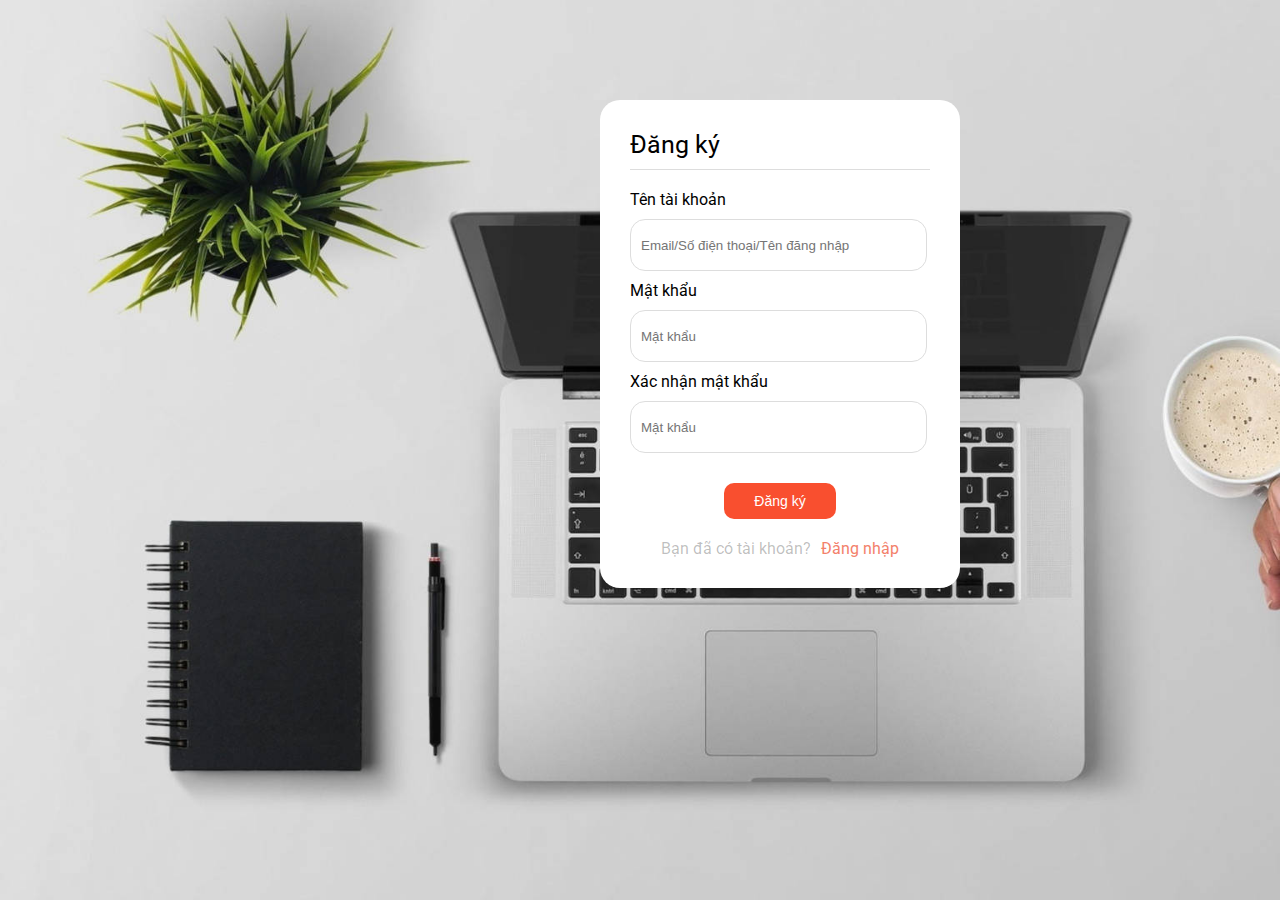
<file: dangky.html>
<!DOCTYPE html>
<html lang="en">

<head>
    <meta charset="UTF-8">
    <meta name="viewport" content="width=device-width, initial-scale=1.0">
    <title>Document</title>
    <link rel="stylesheet" href="assets/css/dangKy.css">
    <link rel="stylesheet" href="assets/css/base.css">
</head>

<body>
    <div class="inner-main">
        <div class="container">
            <div class="inner-wrap">
                <div class="inner-form">
                    <span class="inner-title">Đăng ký</span>
                    <form onsubmit="dangKy()" action="" class="form-1">
                        <label for="userName">Tên tài khoản</label> <br>
                        <input type="text" id="userName" name="userName" placeholder="Email/Số điện thoại/Tên đăng nhập"> <br>
                        <label for="pass1">Mật khẩu</label> <br>
                        <input type="password" id="pass1" name="pass1" placeholder="Mật khẩu"> <br>
                        <label for="pass2">Xác nhận mật khẩu</label> <br>
                        <input type="password" id="pass2" name="pass2" placeholder="Mật khẩu"> <br>
                        <div class="button">
                            <input class="bt1" type="submit" value="Đăng ký">
                        </div>
                    </form>
                    <p>Bạn đã có tài khoản?<a href="dangNhap.html">Đăng nhập</a></p> 
                </div>
            </div>
        </div>
    </div>
    <script src="assets/js/slide.js"></script>
</body>

</html>
</file>
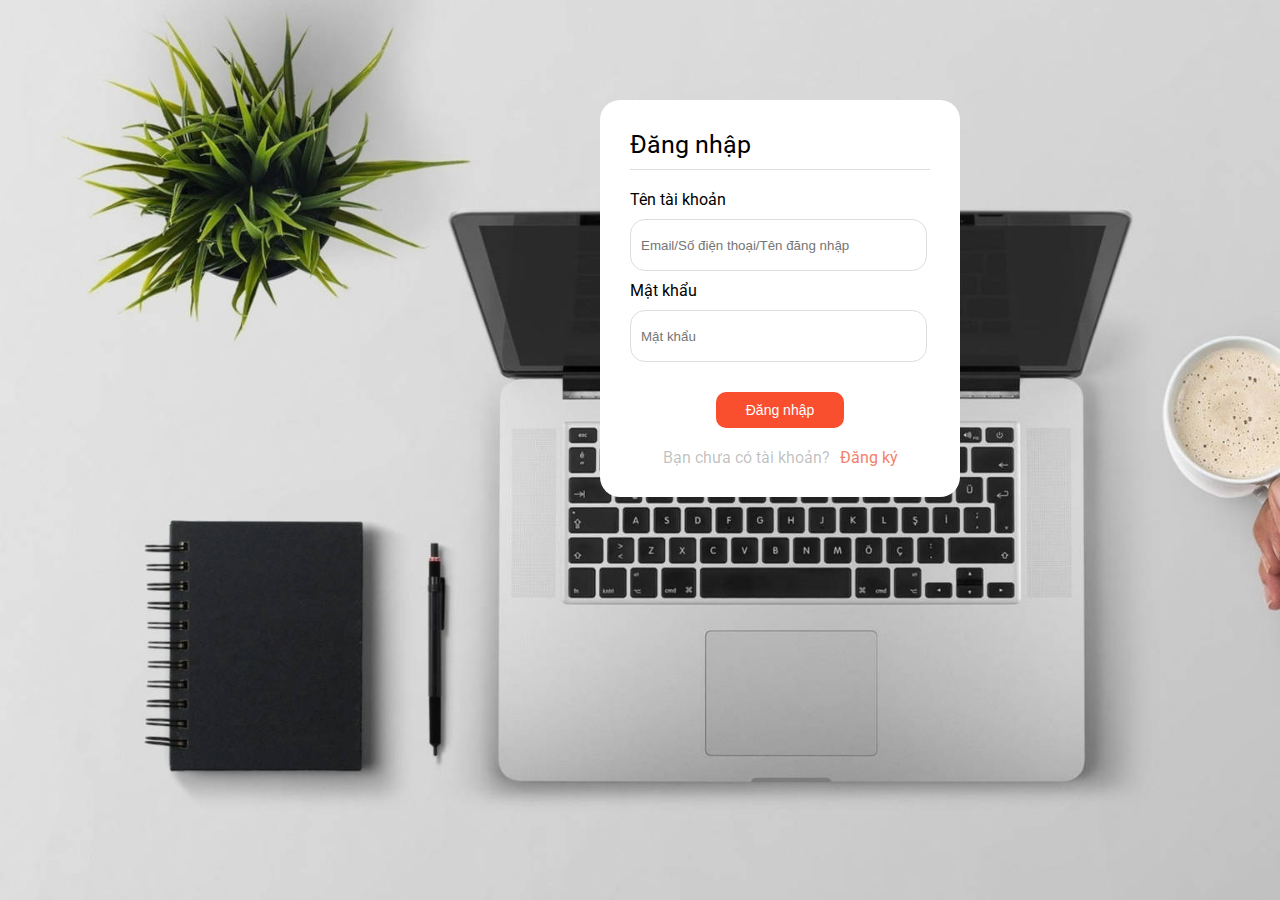
<file: dangNhap.html>
<!DOCTYPE html>
<html lang="en">

<head>
    <meta charset="UTF-8">
    <meta name="viewport" content="width=device-width, initial-scale=1.0">
    <title>Document</title>
    <link rel="stylesheet" href="assets/css/dangKy.css">
    <link rel="stylesheet" href="assets/css/base.css">
</head>
<body>
    <div class="inner-main">
        <div class="container">
            <div class="inner-wrap">
                <div class="inner-form">
                    <span class="inner-title">Đăng nhập</span>
                    <form action="index.html" class="form-1">
                        <label for="userName">Tên tài khoản</label> <br>
                        <input type="text" id="userName" placeholder="Email/Số điện thoại/Tên đăng nhập"> <br>
                        <label for="pass">Mật khẩu</label> <br>
                        <input type="password" id="pass" placeholder="Mật khẩu"> <br>
                        <div class="button">
                            <input class="bt1" type="submit" value="Đăng nhập">
                        </div>
                    </form>
                    <p>Bạn chưa có tài khoản?<a href="dangky.html">Đăng ký</a></p> 
                </div>
            </div>
        </div>
    </div>
</body>
</html>
</file>
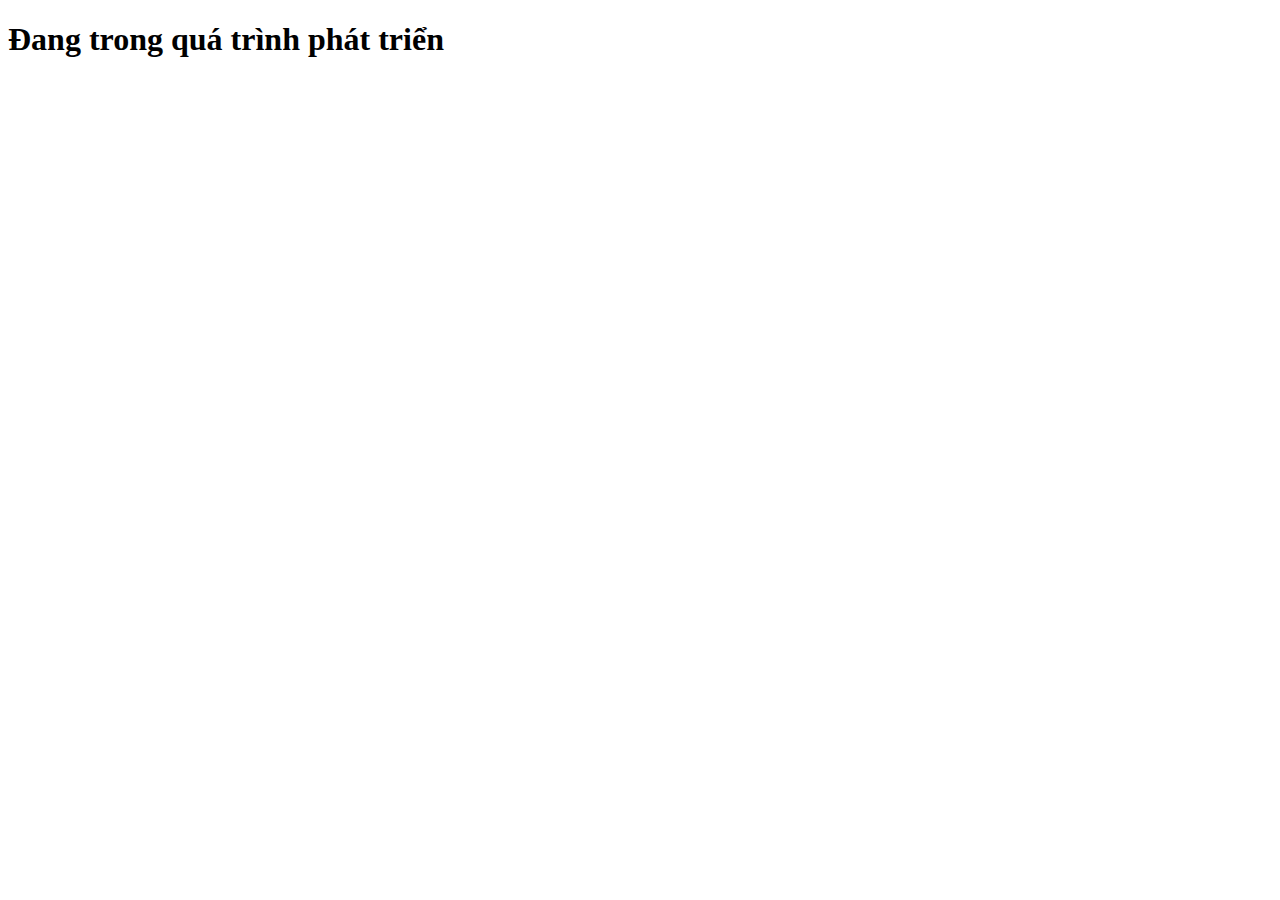
<file: gioHang.html>
<!DOCTYPE html>
<html lang="en">
<head>
    <meta charset="UTF-8">
    <meta name="viewport" content="width=device-width, initial-scale=1.0">
    <title>Document</title>
</head>
<body>
    <h1>Đang trong quá trình phát triển</h1>
</body>
</html>
</file>
<file: assets/css/dangKy.css>
.container{
    margin:0 200px;
}
.header-dangKy .inner-logo{
    display: flex;
    align-items: center;
    text-align: center;
}
.header-dangKy .inner-logo img{
    width: 100%;
}
.header-dangKy .inner-logo p{
    margin-left: 50px;
    font-size: 22px;
}
.inner-main{
    background-image: url(../images/images\ core/4k-laptop.jpg);
    background-size: cover;
    background-repeat: no-repeat;
    height: 100vh;
    margin: 0;
    padding: 0;
}
.inner-main .inner-wrap{
    padding: 100px 400px;
}
.inner-main .inner-form .inner-title{
    display: block;
    margin: 0 0 20px 0;
    font-size: 25px;
    border-bottom: 1px solid #DDD;
    padding-bottom: 10px;
}
.inner-main .inner-form{    
    background-color: #fff;
    padding: 30px;
    border-radius: 20px;
    width: 300px;
}
.inner-main .inner-form input[type="text"], input[type="password"]{
    margin: 10px 0;
    width: 275px;
    height: 30px;
    border: 1px solid #DDD;
    outline: none;
    border-radius: 15px;
    padding: 10px;
}
.inner-main .inner-form input:focus{
    box-shadow: 0 1px 3px 0 rgb(0 0 0 / 10%);
}
.inner-main .inner-form p{
    color: rgba(0,0,0,.26);;
    text-align: center;
    margin: 20px 0 0 0;
}
.inner-main .inner-form p a{
    margin-left: 10px;
    color: #F3816B;
}
.button{
    display: flex;
    align-items: center;
    justify-content: center;
    margin-top: 20px;
    
}
input[type="submit"]{
    padding: 10px 30px;
    font-size: 14px;
    color: #FFF;
    background: var(--color-1);
    border-radius: 10px;
    border: none;
    cursor: pointer;
}
.inner-main .inner-form a{
    text-align: center;
    color: #DDD;
}
</file>
<file: assets/css/base.css>
@import url('https://fonts.googleapis.com/css2?family=Roboto:ital,wght@0,100;0,300;0,400;0,500;0,700;0,900;1,100;1,300;1,400;1,500;1,700;1,900&family=Saira+Extra+Condensed:wght@100;200;300;400;500;600;700;800;900&display=swap');
html{
    scroll-behavior: smooth;
}
:root{
    --font-1: 'Roboto', sans-serif;
    --color-1: #F94F2F;
    --color-2: #2b80dd;
    --color-3: #EC3237;
}
.background-color{
    background-color: #F2F2FE;
}
body{
    font-family: var(--font-1);
    box-sizing: border-box;
    margin: 0;
    padding: 0;
}
a{
    text-decoration: none;
}
.slick-arrow-square{
    position: relative;
}
.slick-arrow-square .slick-arrow{
    background: rgba(0, 0, 0, 0.367);
    border: 0;
    position: absolute;
    top: 50%;
    color: transparent;
    width: 40px;
    height: 40px;
    border-radius: 8px;
    z-index: 1;
}
.slick-arrow-square .slick-arrow::before{
    content: "\f053";
    font-weight: 900;
    font-family: "Font Awesome 6 Free";
    color: #FFF;
    font-size: 24px;
}
.slick-arrow-square .slick-arrow:hover{
    background-color: var(--color-2l);
}

.slick-arrow-square .slick-prev{
    left: 0;
}
.slick-arrow-square .slick-next{
    right: 0;
}
.slick-arrow-square .slick-arrow.slick-next::before{
    content: "\f105";
}
.inner-image .add-btn{
    display: inline-block;
    margin: 20px 0;
    background-color: var(--color-2);
    text-decoration: none;
    color: #fff;
    padding: 8px 18px;
    border-radius: 12px;
    border: 1px solid var(--color-2);
    -webkit-transition: all 0.3s ease-in-out;
    -o-transition: all 0.3s ease-in-out;
    transition: all 0.3s ease-in-out;
}
.inner-image .add-btn:hover{
    border-color: var(--color-2);
    background-color: #fff;
    color: var(--color-2);
}
.inner-image .add-btn i{
    margin-left: 10px;
}
.container-img {
    position: relative;
}
.image {
    opacity: 1;
    display: block;
    width: 100%;
    height: auto;
    transition: .5s ease;
    backface-visibility: hidden;
}
.middle {
    transition: .5s ease;
    opacity: 0;
    position: absolute;
    top: 50%;
    left: 50%;
    transform: translate(-50%, -50%);
    text-align: center;
}
.container-img:hover .image {
    opacity: 0.3;
}
.container-img:hover .middle {
    opacity: 1;
}
.container-img .text {
    background-color: var(--color-2);
    color: white;
    font-size: 15px;
    padding: 10px 10px;
    border-radius: 50%;
    text-decoration: none;
}
.container{
    max-width: 1200px;
}
#myBtn {
    display: none;
    position: fixed;
    bottom: 120px;
    right: 45px;
    z-index: 999;
    font-size: 16px;
    border: none;
    outline: none;
    background-color: var(--color-2);
    color: white;
    cursor: pointer;
    padding: 15px;
    border-radius: 50%;
    width: 55px;
    height: auto;
    text-align: center;
  }
  
  #myBtn:hover {
    background-color: #caa6a6;
  }
</file>
